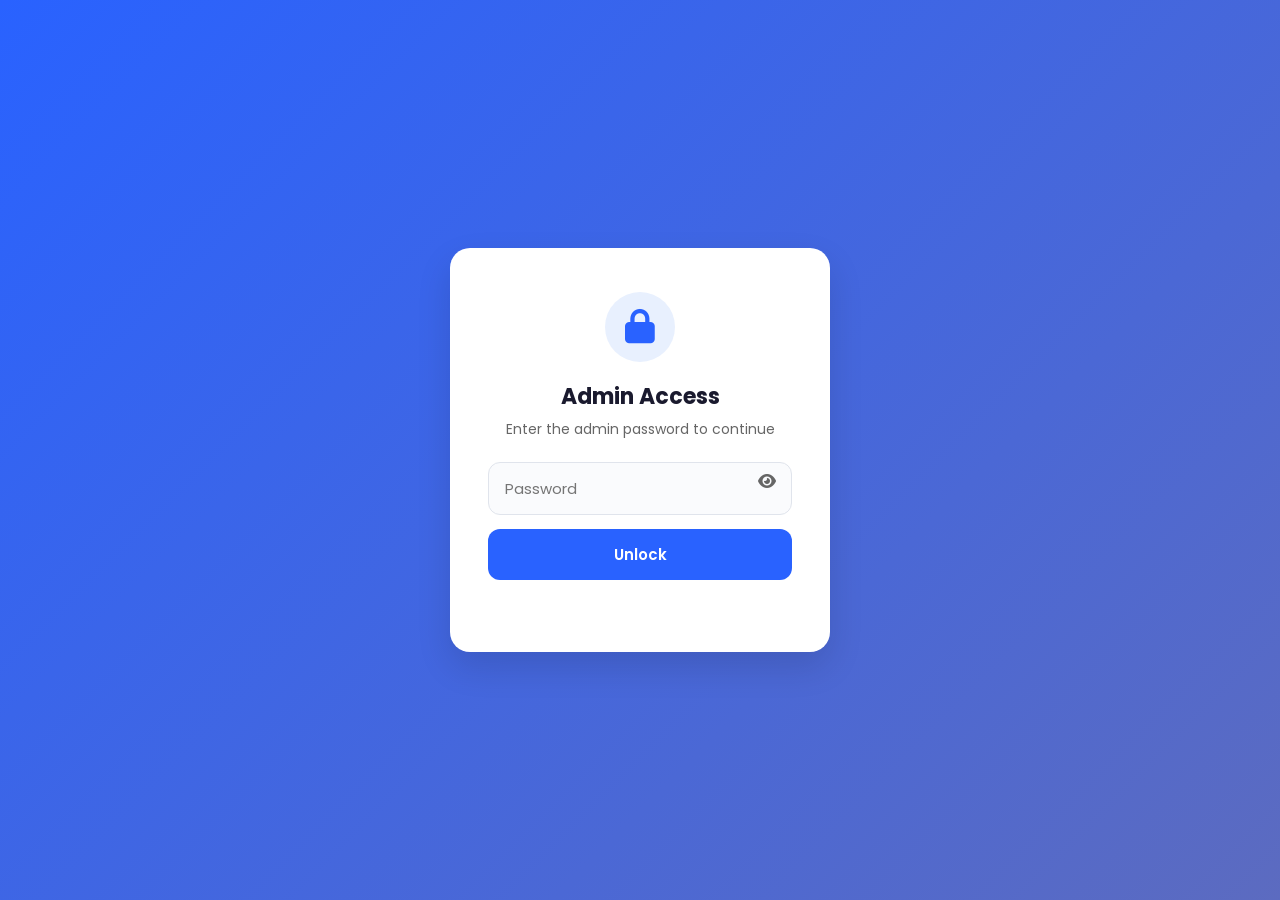
<file: src/main/resources/static/admin.html>
<!DOCTYPE html>
<html lang="en">

<head>

    <meta charset="UTF-8">

    <meta name="viewport"
          content="width=device-width, initial-scale=1.0">

    <title>Admin Dashboard | JobPortal</title>

    <link rel="stylesheet" href="style.css">

    <meta name="description" content="JobPortal admin dashboard — manage users and applications.">

    <link rel="icon" type="image/svg+xml" href="favicon.svg">

    <link rel="stylesheet"
          href="https://cdnjs.cloudflare.com/ajax/libs/font-awesome/6.5.2/css/all.min.css">

</head>

<body>


<div id="adminGate" class="admin-gate">

    <div class="admin-gate-box">

        <i class="fa-solid fa-lock"></i>

        <h2>Admin Access</h2>

        <p>Enter the admin password to continue</p>

        <div class="password-wrapper">

            <input type="password" id="adminPassword" placeholder="Password" onkeyup="if(event.key==='Enter') checkAdminPassword()">

            <i class="fa-solid fa-eye toggle-password"
               id="toggleAdminPasswordIcon"
               onclick="togglePassword('adminPassword','toggleAdminPasswordIcon')"></i>

        </div>

        <button onclick="checkAdminPassword()">Unlock</button>

        <div id="adminGateError" class="admin-gate-error"></div>

    </div>

</div>

<div id="adminContent" style="display:none;">

    <header class="navbar">

        <div class="logo">

            <i class="fa-solid fa-briefcase"></i>

            <span>JobPortal</span>

            <span class="admin-badge">Admin</span>

        </div>

        <nav>

            <a href="index.html">Home</a>

            <a href="#" onclick="adminLogout()"><i class="fa-solid fa-right-from-bracket"></i> Lock</a>

        </nav>

    </header>

    <section class="small-hero">

        <h1><i class="fa-solid fa-chart-line"></i> Admin Dashboard</h1>

        <p>Registered users and job applications, in one place</p>

    </section>

    <section class="dashboard admin-dashboard-grid">

        <div class="card">
            <h2 id="statUsers">0</h2>
            <p>Registered Users</p>
        </div>

        <div class="card">
            <h2 id="statApplications">0</h2>
            <p>Total Applications</p>
        </div>

        <div class="card">
            <h2 id="statJobs">0</h2>
            <p>Jobs Posted</p>
        </div>

        <div class="card">
            <h2 id="statCompanies">0</h2>
            <p>Companies</p>
        </div>

    </section>

    <section class="admin-section">

        <h2 class="section-title"><i class="fa-solid fa-users"></i> Registered Users</h2>

        <div class="admin-table-wrap">

            <table class="admin-table" id="usersTable">

                <thead>
                <tr>
                    <th>S.No</th>
                    <th>Name</th>
                    <th>Email</th>
                    <th>Role</th>
                </tr>
                </thead>

                <tbody id="usersBody">
                </tbody>

            </table>

        </div>

    </section>

    <section class="admin-section">

        <h2 class="section-title"><i class="fa-solid fa-file-signature"></i> All Applications</h2>

        <div class="admin-controls">

            <input type="text" id="adminSearch" placeholder="Search by name, email, job or company..." onkeyup="filterApplications()">

        </div>

        <div class="admin-table-wrap">

            <table class="admin-table" id="appsTable">

                <thead>
                <tr>
                    <th>Applicant</th>
                    <th>Email / Phone</th>
                    <th>Job Title</th>
                    <th>Company</th>
                    <th>Applied On</th>
                    <th>Status</th>
                    <th>Action</th>
                </tr>
                </thead>

                <tbody id="appsBody">
                </tbody>

            </table>

        </div>

    </section>
    <section class="admin-section">

        <h2 class="section-title"><i class="fa-solid fa-magnifying-glass"></i> Top Searched Keywords</h2>

        <div class="admin-table-wrap">

            <table class="admin-table" id="searchTable">

                <thead>
                <tr>
                    <th>Keyword</th>
                    <th>Times Searched</th>
                </tr>
                </thead>

                <tbody id="searchBody">
                </tbody>

            </table>

        </div>

    </section>
    <footer class="footer">

        <h3>
            <i class="fa-solid fa-briefcase"></i>
            © 2026 JobPortal
        </h3>

        <p class="footer-credit">
            Developed By <span>Kaviya</span>
        </p>

    </footer>

</div>

<script src="api.js"></script>
<script src="admin.js"></script>
<script src="chat.js"></script>
</body>

</html>
</file>
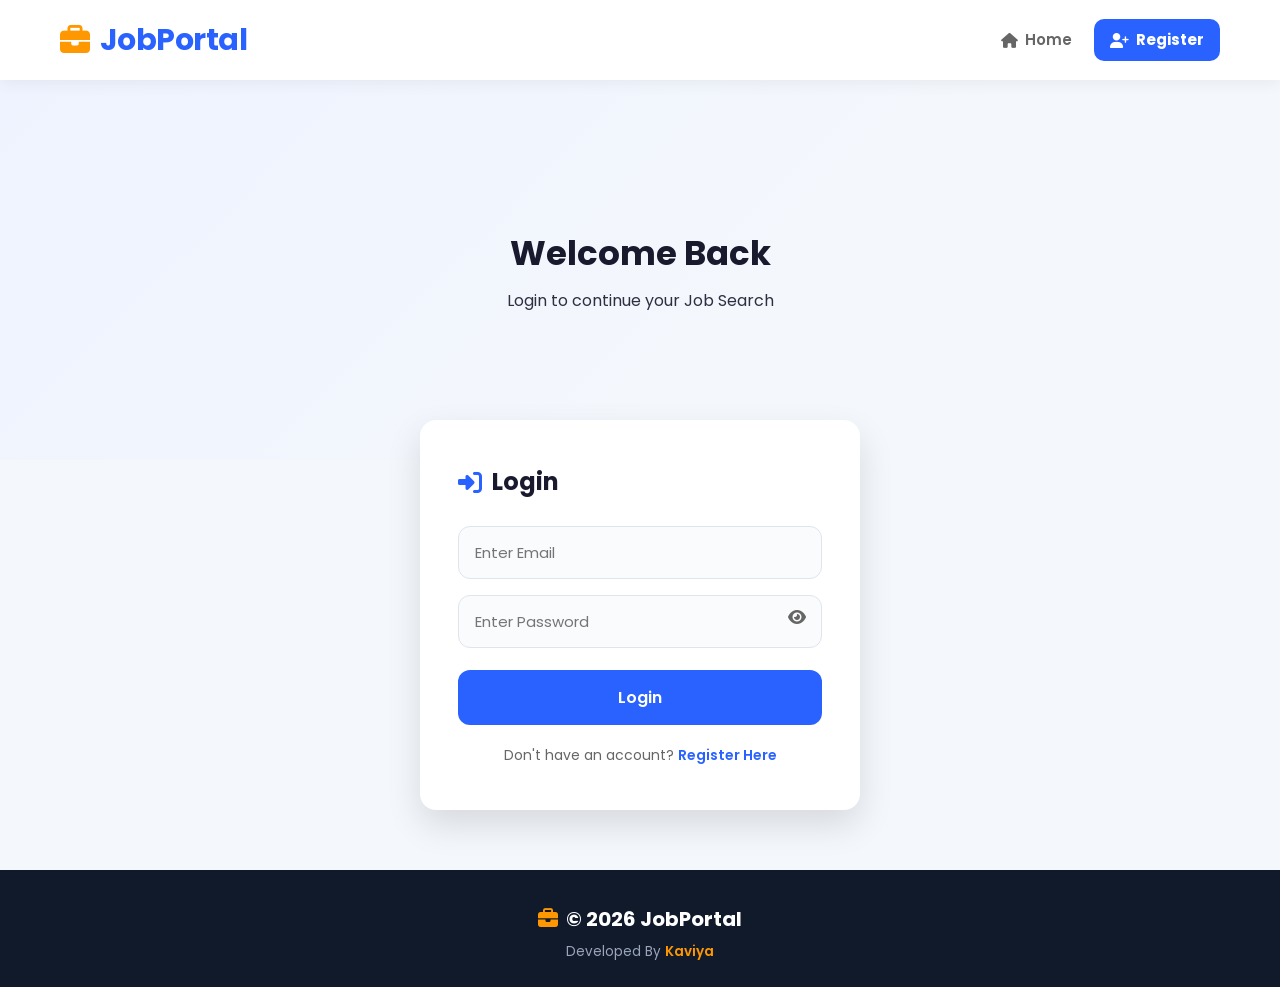
<file: src/main/resources/static/apply.html>
<!DOCTYPE html>
<html lang="en">

<head>

    <meta charset="UTF-8">

    <meta name="viewport"
          content="width=device-width, initial-scale=1.0">

    <title>Applied Jobs | JobPortal</title>

    <link rel="stylesheet" href="style.css">

    <link rel="stylesheet"
          href="https://cdnjs.cloudflare.com/ajax/libs/font-awesome/6.5.2/css/all.min.css">

</head>

<body>



<header class="navbar">

    <div class="logo">

        <i class="fa-solid fa-briefcase"></i>

        JobPortal

    </div>

    <nav>

        <a href="index.html">

            <i class="fa-solid fa-house"></i>

            Home

        </a>

        <a href="saved.html">

            <i class="fa-solid fa-bookmark"></i>

            Saved Jobs

        </a>

        <a href="apply.html">

            <i class="fa-solid fa-file-lines"></i>

            Applied Jobs

        </a>

        <a href="login.html">

            <i class="fa-solid fa-right-to-bracket"></i>

            Login

        </a>

        <a href="register.html">

            <i class="fa-solid fa-user-plus"></i>

            Register

        </a>

    </nav>

</header>



<section class="small-hero">

    <div>

        <h1>

            <i class="fa-solid fa-file-circle-check"></i>

            Applied Jobs

        </h1>

        <p>

            Track all your job applications in one place

        </p>

    </div>

</section>



<h2 class="section-title">

    <i class="fa-solid fa-paper-plane"></i>

    My Applications

</h2>



<section class="jobs-section">

    <div
            id="appliedJobs"
            class="applied-job-list">

    </div>

</section>



<footer class="footer">

    <h3>

        <i class="fa-solid fa-briefcase"></i>

        © 2026 JobPortal

    </h3>

    <p class="footer-credit">

        Developed By <span>Kaviya</span>

    </p>

    <div class="footer-contact">

        <a href="mailto:kaviyadharmaraj457@gmail.com">

            <i class="fa-solid fa-envelope"></i>

            kaviyadharmaraj457@gmail.com

        </a>

        <a href="tel:6369187219">

            <i class="fa-solid fa-phone"></i>

            +91 6369187219

        </a>

    </div>

</footer>

<script src="api.js"></script>

<script src="toast.js"></script>

<script src="company-logo.js"></script>

<script src="apply.js"></script>

<script src="chat.js"></script>
<script src="notifications.js"></script>
</body>

</html>
</file>
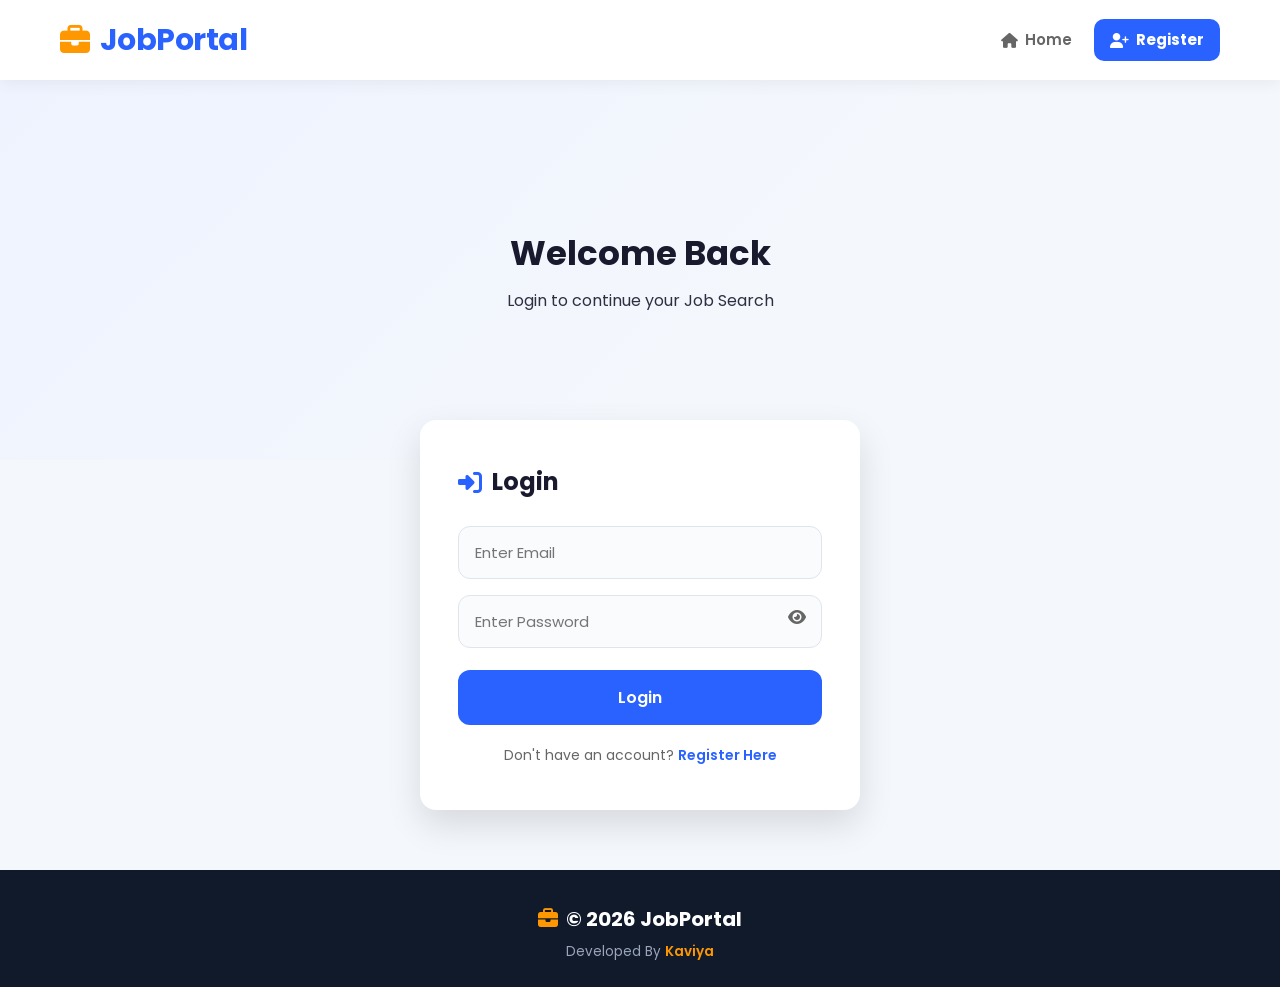
<file: src/main/resources/static/login.html>
<!DOCTYPE html>
<html lang="en">

<head>

    <meta charset="UTF-8">

    <meta name="viewport"
          content="width=device-width, initial-scale=1.0">

    <title>Login | JobPortal</title>

    <link rel="stylesheet" href="style.css">

    <link rel="stylesheet"
          href="https://cdnjs.cloudflare.com/ajax/libs/font-awesome/6.5.2/css/all.min.css">

</head>

<body>



<header class="navbar">

    <div class="logo">

        <i class="fa-solid fa-briefcase"></i>

        JobPortal

    </div>

    <nav>

        <a href="index.html">

            <i class="fa-solid fa-house"></i>

            Home

        </a>

        <a href="register.html">

            <i class="fa-solid fa-user-plus"></i>

            Register

        </a>

    </nav>

</header>



<section class="hero" style="height:220px;">

    <div class="hero-content">

        <h1>

            Welcome Back

        </h1>

        <p>

            Login to continue your Job Search

        </p>

    </div>

</section>

<div class="auth-container">

    <h2>

        <i class="fa-solid fa-right-to-bracket"></i>

        Login

    </h2>

    <input
            type="email"
            id="email"
            placeholder="Enter Email">

    <div class="password-wrapper">

        <input
                type="password"
                id="password"
                placeholder="Enter Password">

        <i class="fa-solid fa-eye toggle-password"
           id="togglePasswordIcon"
           onclick="togglePassword('password','togglePasswordIcon')"></i>

    </div>

    <button onclick="login()">

        Login

    </button>

    <div id="result"></div>

    <p>

        Don't have an account?

        <a href="register.html">

            Register Here

        </a>

    </p>

</div>

<footer class="footer">

    <h3>

        <i class="fa-solid fa-briefcase"></i>

        © 2026 JobPortal

    </h3>

    <p class="footer-credit">

        Developed By <span>Kaviya</span>

    </p>

</footer>

<script src="api.js"></script>

<script src="login.js"></script>

</body>

</html>
</file>
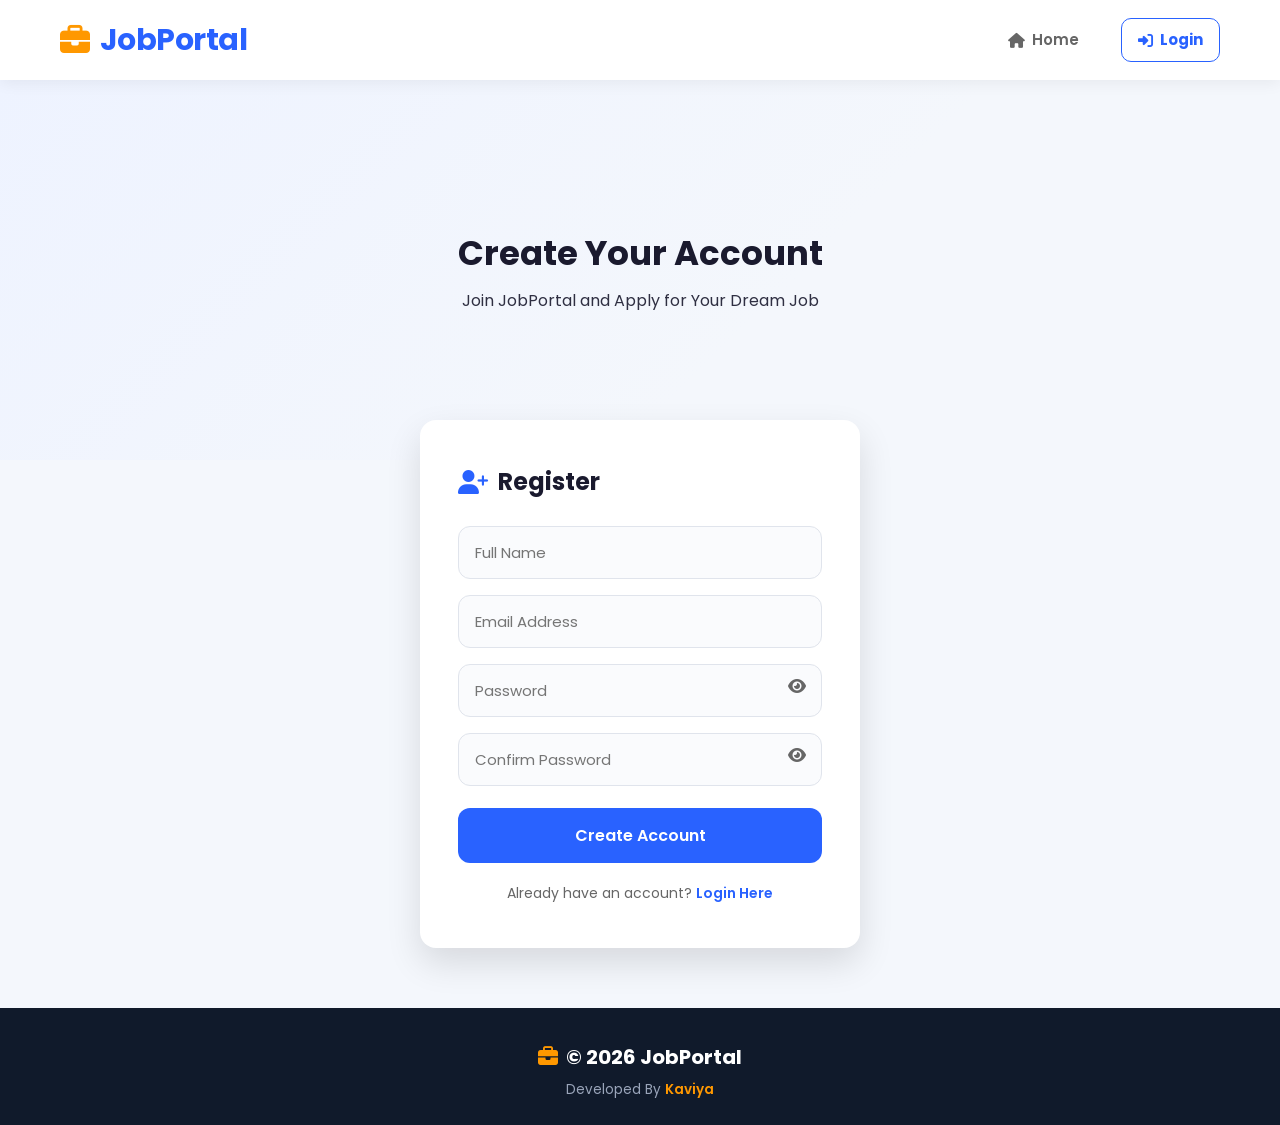
<file: src/main/resources/static/register.html>
<!DOCTYPE html>
<html lang="en">

<head>

    <meta charset="UTF-8">

    <meta name="viewport"
          content="width=device-width, initial-scale=1.0">

    <title>Register | JobPortal</title>

    <link rel="stylesheet" href="style.css">

    <meta name="description" content="Create a free JobPortal account to start applying for jobs and internships.">

    <link rel="icon" type="image/svg+xml" href="favicon.svg">

    <link rel="stylesheet"
          href="https://cdnjs.cloudflare.com/ajax/libs/font-awesome/6.5.2/css/all.min.css">

</head>

<body>



<header class="navbar">

    <div class="logo">

        <i class="fa-solid fa-briefcase"></i>

        JobPortal

    </div>

    <nav>

        <a href="index.html">

            <i class="fa-solid fa-house"></i>

            Home

        </a>

        <a href="login.html">

            <i class="fa-solid fa-right-to-bracket"></i>

            Login

        </a>

    </nav>

</header>



<section class="hero" style="height:220px;">

    <div class="hero-content">

        <h1>

            Create Your Account

        </h1>

        <p>

            Join JobPortal and Apply for Your Dream Job

        </p>

    </div>

</section>



<div class="auth-container">

    <h2>

        <i class="fa-solid fa-user-plus"></i>

        Register

    </h2>

    <input
            type="text"
            id="name"
            placeholder="Full Name">

    <input
            type="email"
            id="email"
            placeholder="Email Address">

    <div class="password-wrapper">

        <input
                type="password"
                id="password"
                placeholder="Password">

        <i class="fa-solid fa-eye toggle-password"
           id="togglePasswordIcon"
           onclick="togglePassword('password','togglePasswordIcon')"></i>

    </div>

    <div class="password-wrapper">

        <input
                type="password"
                id="confirmPassword"
                placeholder="Confirm Password">

        <i class="fa-solid fa-eye toggle-password"
           id="toggleConfirmPasswordIcon"
           onclick="togglePassword('confirmPassword','toggleConfirmPasswordIcon')"></i>

    </div>

    <button onclick="register()">

        Create Account

    </button>

    <div id="result"></div>

    <p>

        Already have an account?

        <a href="login.html">

            Login Here

        </a>

    </p>

</div>



<footer class="footer">

    <h3>

        <i class="fa-solid fa-briefcase"></i>

        © 2026 JobPortal

    </h3>

    <p class="footer-credit">

        Developed By <span>Kaviya</span>

    </p>

</footer>

<script src="api.js"></script>
<script src="register.js"></script>

</body>

</html>
</file>
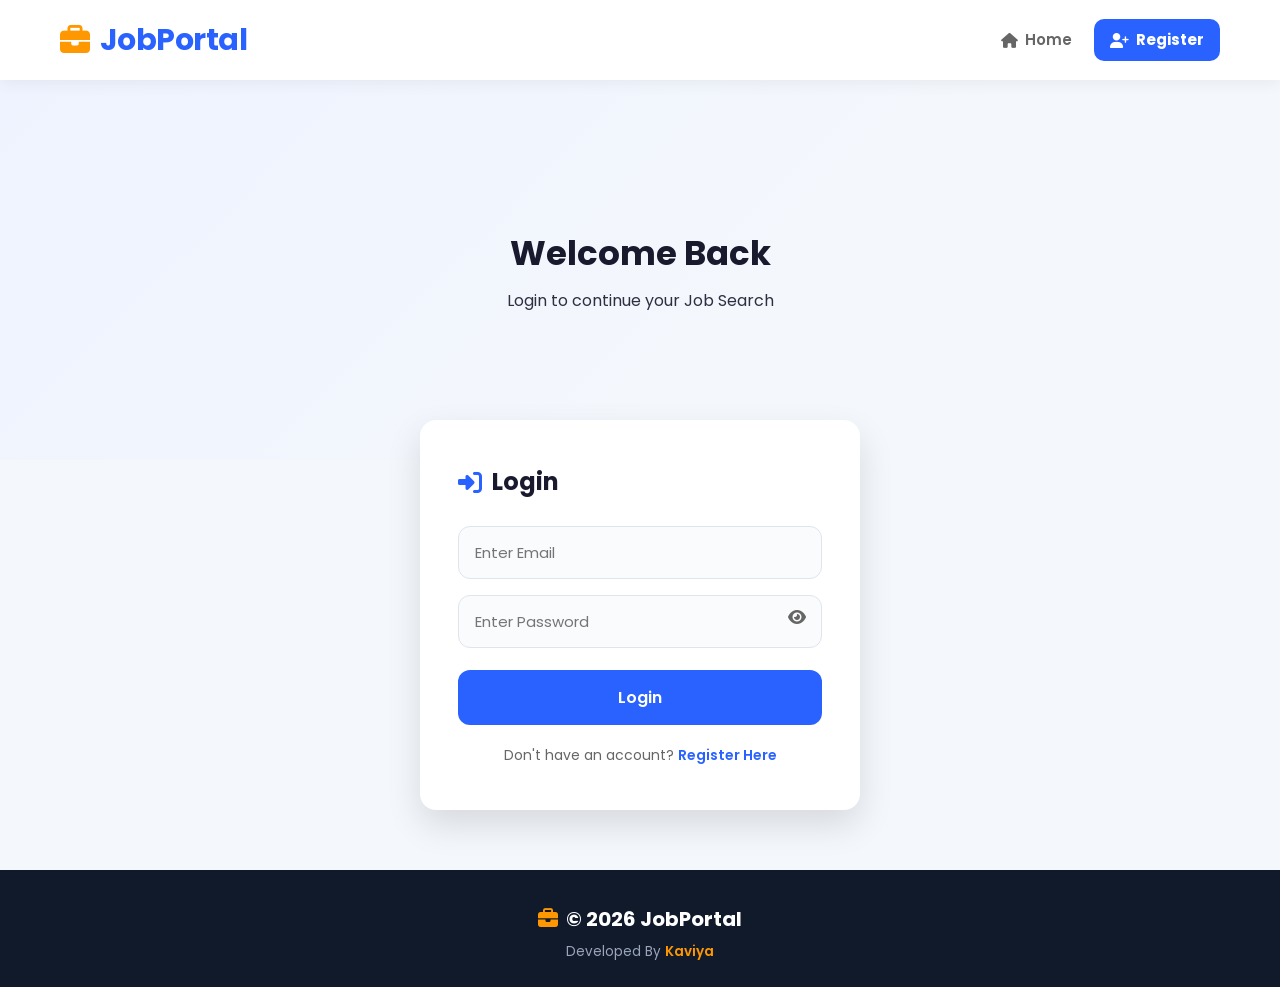
<file: src/main/resources/static/saved.html>
<!DOCTYPE html>
<html lang="en">

<head>

    <meta charset="UTF-8">

    <meta name="viewport"
          content="width=device-width, initial-scale=1.0">

    <title>Saved Jobs | JobPortal</title>

    <link rel="stylesheet" href="style.css">

    <link rel="stylesheet"
          href="https://cdnjs.cloudflare.com/ajax/libs/font-awesome/6.5.2/css/all.min.css">

</head>

<body>



<header class="navbar">

    <div class="logo">

        <i class="fa-solid fa-briefcase"></i>

        JobPortal

    </div>

    <nav>

        <a href="index.html">

            <i class="fa-solid fa-house"></i>

            Home

        </a>

        <a href="saved.html">

            <i class="fa-solid fa-bookmark"></i>

            Saved Jobs

        </a>

        <a href="apply.html">

            <i class="fa-solid fa-file-lines"></i>

            Applied Jobs

        </a>

        <a href="login.html">

            <i class="fa-solid fa-right-to-bracket"></i>

            Login

        </a>

        <a href="register.html">

            <i class="fa-solid fa-user-plus"></i>

            Register

        </a>

    </nav>

</header>



<section class="small-hero">

    <div>

        <h1>

            <i class="fa-solid fa-bookmark"></i>

            Saved Jobs

        </h1>

        <p>

            Your favourite jobs in one place

        </p>

    </div>

</section>



<h2 class="section-title">

    <i class="fa-solid fa-heart"></i>

    My Saved Jobs

</h2>


<section class="jobs-section">

    <div

            id="savedJobs"

            class="job-container">

    </div>

</section>


<footer class="footer">

    <h3>

        <i class="fa-solid fa-briefcase"></i>

        © 2026 JobPortal

    </h3>

    <p class="footer-credit">

        Developed By <span>Kaviya</span>

    </p>

    <div class="footer-contact">

        <a href="mailto:kaviyadharmaraj457@gmail.com">

            <i class="fa-solid fa-envelope"></i>

            kaviyadharmaraj457@gmail.com

        </a>

        <a href="tel:6369187219">

            <i class="fa-solid fa-phone"></i>

            +91 6369187219

        </a>

    </div>

</footer>

<script src="api.js"></script>

<script src="toast.js"></script>

<script src="company-logo.js"></script>

<script src="saved.js"></script>
<script src="notifications.js"></script>
</body>

</html>
</file>
<file: src/main/resources/static/style.css>
@import url('https://fonts.googleapis.com/css2?family=Poppins:wght@300;400;500;600;700;800&display=swap');

:root{
    --primary:#2962ff;
    --primary-dark:#0039cb;
    --primary-light:#e8f0fe;
    --accent:#ff9800;
    --success:#1b8d3d;
    --success-bg:#e8f8ec;
    --danger:#d62828;
    --danger-bg:#ffe9e9;
    --warning:#b8860b;
    --warning-bg:#fff6e0;
    --text-dark:#1a1a2e;
    --text-muted:#666;
    --bg:#f4f7fc;
    --card-radius:16px;
    --shadow-sm:0 3px 15px rgba(0,0,0,.06);
    --shadow-md:0 8px 25px rgba(0,0,0,.08);
    --shadow-lg:0 15px 35px rgba(0,0,0,.12);
}

*{
    margin:0;
    padding:0;
    box-sizing:border-box;
    font-family:'Poppins',sans-serif;
}

html{ scroll-behavior:smooth; }

body{
    background:var(--bg);
    color:var(--text-dark);
    line-height:1.5;
}

a{ text-decoration:none; color:inherit; }
img{ max-width:100%; display:block; }
button{ font-family:inherit; cursor:pointer; }

.navbar{
    width:100%;
    min-height:80px;
    background:#ffffff;
    display:flex;
    justify-content:space-between;
    align-items:center;
    padding:0 60px;
    box-shadow:var(--shadow-sm);
    position:sticky;
    top:0;
    z-index:1000;
}

.logo{
    font-size:30px;
    font-weight:700;
    color:var(--primary);
    display:flex;
    align-items:center;
    letter-spacing:-.5px;
}

.logo i{
    color:var(--accent);
    margin-right:10px;
}

.navbar nav{
    display:flex;
    align-items:center;
    gap:6px;
}

.navbar ul{
    display:flex;
    list-style:none;
    gap:10px;
    align-items:center;
}

.navbar nav > a#loginLink,
.navbar nav > a[href="login.html"]{
    margin-left:20px;
}

.navbar nav > a,
.navbar ul li a{
    display:inline-flex;
    align-items:center;
    gap:7px;
    text-decoration:none;
    color:var(--text-muted);
    font-weight:600;
    font-size:15px;
    padding:10px 16px;
    border-radius:10px;
    transition:.25s;
}

.navbar nav > a:hover,
.navbar ul li a:hover{
    color:var(--primary);
    background:var(--primary-light);
}

.navbar nav > a#loginLink,
.navbar nav > a[href="login.html"]{
    font-weight:700;
    color:var(--primary);
    border:1.5px solid var(--primary);
}
.navbar nav > a#loginLink:hover,
.navbar nav > a[href="login.html"]:hover{
    background:var(--primary-light);
}

.navbar nav > a#registerLink,
.navbar nav > a[href="register.html"]{
    background:var(--primary);
    color:#fff;
    font-weight:700;
}
.navbar nav > a#registerLink:hover,
.navbar nav > a[href="register.html"]:hover{
    background:var(--primary-dark);
    color:#fff;
}

#logoutLink{ display:none; }

.hero{
    width:100%;
    min-height:380px;
    background:linear-gradient(135deg,#eef3ff 0%,#f4f7fc 60%);
    display:flex;
    align-items:center;
    justify-content:center;
    text-align:center;
    padding:75px 30px;
    overflow:hidden;
    position:relative;
}

.hero-left{
    flex:1;
    max-width:640px;
    margin:0 auto;
    z-index:2;
    animation:fadeUp .8s ease;
    display:flex;
    flex-direction:column;
    align-items:center;
}

.hero-left h1{
    font-size:48px;
    font-weight:800;
    color:var(--text-dark);
    line-height:1.2;
    margin-bottom:18px;
}

.hero-left p{
    font-size:17px;
    color:var(--text-muted);
    margin-bottom:34px;
}

.search-box{
    display:flex;
    background:#fff;
    border-radius:14px;
    box-shadow:var(--shadow-md);
    padding:6px;
    width:100%;
    max-width:560px;
    margin:0 auto;
}

.search-box input{
    flex:1;
    border:none;
    outline:none;
    padding:14px 18px;
    font-size:15px;
    background:transparent;
    border-radius:10px;
}

.search-box button{
    background:var(--primary);
    color:#fff;
    border:none;
    padding:14px 28px;
    border-radius:10px;
    font-weight:600;
    font-size:15px;
    transition:.25s;
}

.search-box button:hover{
    background:var(--primary-dark);
}

.hero.small,
.small-hero,
.apply-header{
    width:100%;
    background:linear-gradient(135deg,var(--primary),#5c6bc0);
    color:#fff;
    text-align:center;
    padding:55px 30px;
}

.hero .hero-content h1,
.small-hero h1{
    font-size:34px;
    font-weight:700;
    margin-bottom:10px;
    display:flex;
    align-items:center;
    justify-content:center;
    gap:12px;
}

.hero .hero-content p,
.small-hero p{
    font-size:16px;
    opacity:.9;
}

.apply-header h1{ font-size:42px; margin-bottom:15px; }
.apply-header p{ font-size:18px; opacity:.9; }

.dashboard{
    width:90%;
    max-width:1100px;
    margin:-40px auto 50px;
    display:grid;
    grid-template-columns:repeat(3,1fr);
    gap:25px;
    position:relative;
    z-index:5;
}

.dashboard .card{
    background:#fff;
    border-radius:var(--card-radius);
    padding:30px;
    text-align:center;
    box-shadow:var(--shadow-md);
    transition:.3s;
}

.dashboard .card:hover{
    transform:translateY(-6px);
    box-shadow:var(--shadow-lg);
}

.dashboard .card h2{
    font-size:36px;
    color:var(--primary);
    font-weight:800;
    margin-bottom:6px;
}

.dashboard .card p{
    color:var(--text-muted);
    font-weight:500;
    letter-spacing:.3px;
}

.title{
    text-align:center;
    font-size:30px;
    font-weight:700;
    color:var(--text-dark);
    margin:60px 0 35px;
    position:relative;
}

.title::after{
    content:"";
    display:block;
    width:60px;
    height:4px;
    background:var(--accent);
    border-radius:4px;
    margin:12px auto 0;
}

.section-title{
    font-size:22px;
    font-weight:600;
    color:var(--primary);
    margin:35px auto 20px;
    display:flex;
    align-items:center;
    gap:10px;
    width:90%;
    max-width:1100px;
}

.section-title i{ color:var(--accent); }

.job-filters{
    display:flex;
    justify-content:center;
    flex-wrap:wrap;
    gap:14px;
    margin:-15px auto 35px;
}

.filter-btn{
    background:#fff;
    border:1.5px solid #dfe4ee;
    color:var(--text-muted);
    padding:10px 24px;
    border-radius:30px;
    font-weight:600;
    font-size:14px;
    transition:.25s;
}

.filter-btn:hover{
    border-color:var(--primary);
    color:var(--primary);
}

.filter-btn.active{
    background:var(--primary);
    border-color:var(--primary);
    color:#fff;
    box-shadow:0 4px 12px rgba(41,98,255,.25);
}

.jobs-section{
    width:100%;
    padding:0 0 40px;
}

.job-container,
.company-container{
    width:90%;
    max-width:1100px;
    margin:0 auto 50px;
    display:grid;
    grid-template-columns:repeat(auto-fill,minmax(310px,1fr));
    gap:26px;
}

.job-card{
    background:#fff;
    border-radius:var(--card-radius);
    padding:26px;
    box-shadow:var(--shadow-md);
    position:relative;
    transition:.3s;
    animation:fadeUp .5s ease;
}

.job-card:hover{
    transform:translateY(-6px);
    box-shadow:var(--shadow-lg);
}

#appliedJobs.job-container{
    grid-template-columns:1fr;
    max-width:720px;
    margin:0 auto 50px;
}

.job-header{
    display:flex;
    align-items:center;
    gap:16px;
    margin-bottom:18px;
    padding-bottom:16px;
    border-bottom:1px solid #eef1f6;
}

.job-header .company-logo,
img.company-logo{
    width:56px;
    height:56px;
    min-width:56px;
    object-fit:contain;
    border-radius:12px;
    border:1px solid #e6e9f0;
    padding:6px;
    background:#fff;
}

.job-header .company-logo img{
    width:100%;
    height:100%;
    object-fit:contain;
}

.job-header h3{
    font-size:17px;
    font-weight:600;
    color:var(--text-dark);
    margin-bottom:3px;
}

.job-header h4{
    font-size:13.5px;
    font-weight:500;
    color:var(--text-muted);
}

.job-details p{
    display:flex;
    align-items:center;
    gap:10px;
    font-size:14px;
    color:#444;
    margin-bottom:10px;
}

.job-details i{
    width:18px;
    color:var(--primary);
    text-align:center;
}

.job-buttons{
    display:flex;
    gap:12px;
    margin-top:18px;
}

.job-buttons button{
    flex:1;
    border:none;
    padding:12px 14px;
    border-radius:10px;
    font-size:14px;
    font-weight:600;
    display:flex;
    align-items:center;
    justify-content:center;
    gap:8px;
    transition:.25s;
}

.save-btn{
    background:var(--primary-light);
    color:var(--primary);
}

.save-btn:hover{
    background:#d6e3ff;
}

.apply-btn,
.view-btn{
    background:var(--primary);
    color:#fff;
}

.apply-btn:hover,
.view-btn:hover{
    background:var(--primary-dark);
    transform:translateY(-2px);
}

.status{
    position:absolute;
    top:22px;
    right:22px;
    font-size:11.5px;
    font-weight:700;
    letter-spacing:.4px;
    text-transform:uppercase;
    padding:6px 14px;
    border-radius:20px;
}

.status.pending{ background:var(--warning-bg); color:var(--warning); }
.status.approved{ background:var(--success-bg); color:var(--success); }
.status.rejected{ background:var(--danger-bg); color:var(--danger); }

.applied-job-list{
    width:90%;
    max-width:820px;
    margin:0 auto 50px;
    display:flex;
    flex-direction:column;
    gap:26px;
}

.applied-job-list .job-card{
    width:100%;
}

.applied-job-list .job-buttons{
    max-width:100%;
    flex-wrap:wrap;
}

.applicant-details{
    max-height:0;
    overflow:hidden;
    opacity:0;
    transition:max-height .35s ease, opacity .3s ease, margin .3s ease;
    background:#f7f9fd;
    border-radius:12px;
    margin-top:0;
}

.applicant-details.open{
    max-height:1400px;
    opacity:1;
    margin-top:16px;
    padding:24px;
    border:1px solid #e6ebf5;
}

.applicant-details-title{
    font-size:15px;
    font-weight:700;
    color:var(--primary);
    display:flex;
    align-items:center;
    gap:8px;
    margin-bottom:18px;
    padding-bottom:12px;
    border-bottom:1px solid #e6ebf5;
}

.applicant-grid{
    display:grid;
    grid-template-columns:1fr 1fr;
    gap:16px 28px;
    margin-bottom:18px;
}

.applicant-grid div{
    font-size:15px;
    color:var(--text-dark);
    line-height:1.5;
    word-break:break-word;
}

.applicant-grid div.full-span{
    grid-column:1/-1;
}

.applicant-grid span{
    display:block;
    font-size:11.5px;
    text-transform:uppercase;
    letter-spacing:.5px;
    color:var(--text-muted);
    font-weight:700;
    margin-bottom:5px;
}

.applicant-links{
    display:flex;
    flex-wrap:wrap;
    gap:10px;
    padding-top:16px;
    border-top:1px dashed #dde3f0;
}

.applicant-links a{
    display:inline-flex;
    align-items:center;
    gap:7px;
    background:#fff;
    border:1px solid #dfe4ee;
    color:var(--primary);
    font-size:13.5px;
    font-weight:600;
    padding:9px 16px;
    border-radius:20px;
    transition:.2s;
}

.applicant-links a:hover{
    background:var(--primary);
    color:#fff;
    border-color:var(--primary);
}

.no-data,
.error-box{
    grid-column:1/-1;
    text-align:center;
    background:#fff;
    border-radius:var(--card-radius);
    padding:60px 30px;
    box-shadow:var(--shadow-sm);
    color:var(--text-muted);
}

.no-data i{
    font-size:46px;
    color:#c9d3e6;
    margin-bottom:16px;
}

.no-data h2{
    font-size:20px;
    color:var(--text-dark);
    margin-bottom:8px;
}

.error-box{
    color:var(--danger);
    background:var(--danger-bg);
    font-weight:600;
}

.company-box{
    background:#fff;
    border-radius:var(--card-radius);
    padding:30px 24px;
    text-align:center;
    box-shadow:var(--shadow-md);
    transition:.3s;
}

.company-box:hover{
    transform:translateY(-6px);
    box-shadow:var(--shadow-lg);
}

.company-box img{
    width:72px;
    height:72px;
    object-fit:contain;
    margin:0 auto 16px;
    border-radius:14px;
    border:1px solid #e6e9f0;
    padding:8px;
}

.company-box h3{
    font-size:17px;
    font-weight:600;
    margin-bottom:8px;
}

.company-box p{
    font-size:13.5px;
    color:var(--text-muted);
    margin-bottom:4px;
}

.company-box button{
    margin-top:16px;
    background:var(--primary-light);
    color:var(--primary);
    border:none;
    padding:10px 22px;
    border-radius:10px;
    font-weight:600;
    font-size:13.5px;
    transition:.25s;
}

.company-box button:hover{
    background:var(--primary);
    color:#fff;
}

.features{
    width:90%;
    max-width:1100px;
    margin:20px auto 70px;
    display:grid;
    grid-template-columns:repeat(3,1fr);
    gap:26px;
}

.feature-card{
    background:#fff;
    border-radius:var(--card-radius);
    padding:36px 26px;
    text-align:center;
    box-shadow:var(--shadow-sm);
    transition:.3s;
}

.feature-card:hover{
    transform:translateY(-6px);
    box-shadow:var(--shadow-lg);
}

.feature-card i{
    font-size:30px;
    color:var(--primary);
    background:var(--primary-light);
    width:66px;
    height:66px;
    line-height:66px;
    border-radius:50%;
    margin:0 auto 18px;
}

.feature-card h3{
    font-size:18px;
    margin-bottom:10px;
}

.feature-card p{
    font-size:14px;
    color:var(--text-muted);
}

.auth-container{
    max-width:440px;
    margin:-40px auto 60px;
    background:#fff;
    border-radius:var(--card-radius);
    padding:44px 38px;
    box-shadow:var(--shadow-lg);
    position:relative;
    z-index:5;
    animation:fadeUp .6s ease;
}

.auth-container h2{
    font-size:24px;
    font-weight:700;
    color:var(--text-dark);
    margin-bottom:26px;
    display:flex;
    align-items:center;
    gap:10px;
}

.auth-container h2 i{ color:var(--primary); }

.auth-container input{
    width:100%;
    padding:14px 16px;
    margin-bottom:16px;
    border:1px solid #e0e4ec;
    border-radius:12px;
    font-size:15px;
    background:#fafbfd;
    outline:none;
    transition:.25s;
}

.auth-container input:focus{
    border-color:var(--primary);
    background:#fff;
    box-shadow:0 0 0 4px var(--primary-light);
}

.password-wrapper{
    position:relative;
}

.password-wrapper input{
    padding-right:46px;
}

.toggle-password{
    position:absolute;
    right:16px;
    top:22px;
    transform:translateY(-50%);
    color:var(--text-muted);
    cursor:pointer;
    font-size:16px;
    transition:.2s;
}

.toggle-password:hover{
    color:var(--primary);
}

.auth-container button{
    width:100%;
    padding:15px;
    background:var(--primary);
    color:#fff;
    border:none;
    border-radius:12px;
    font-size:16px;
    font-weight:600;
    margin-top:6px;
    transition:.25s;
}

.auth-container button:hover{
    background:var(--primary-dark);
    transform:translateY(-2px);
}

.auth-container p{
    text-align:center;
    margin-top:20px;
    font-size:14px;
    color:var(--text-muted);
}

.auth-container p a{
    color:var(--primary);
    font-weight:600;
}

.auth-container p a:hover{ text-decoration:underline; }

.apply-container{
    width:90%;
    max-width:1200px;
    margin:40px auto;
    display:grid;
    grid-template-columns:330px 1fr;
    gap:35px;
}

.company-card{
    background:#fff;
    border-radius:18px;
    padding:30px;
    box-shadow:var(--shadow-md);
    height:fit-content;
    text-align:center;
    transition:.4s;
}

.company-card:hover{
    transform:translateY(-5px);
    box-shadow:var(--shadow-lg);
}

.company-card .company-logo{
    width:120px;
    height:120px;
    object-fit:contain;
    border-radius:18px;
    border:1px solid #ddd;
    padding:10px;
    background:#fff;
    margin:auto;
    display:block;
    transition:.4s;
}

.company-card .company-logo:hover{ transform:scale(1.06); }

.company-card h2{
    margin-top:20px;
    color:var(--primary);
    font-size:26px;
}

.company-card h3{
    color:var(--text-muted);
    margin:8px 0 20px;
    font-weight:500;
}

.company-info{ text-align:left; }

.company-info p{
    margin:14px 0;
    font-size:15px;
    color:#444;
    display:flex;
    align-items:center;
    gap:10px;
}

.company-info i{ width:22px; color:var(--primary); }

.form-card{
    background:#fff;
    border-radius:20px;
    padding:40px;
    box-shadow:var(--shadow-md);
    transition:.4s;
}

.form-card:hover{ box-shadow:var(--shadow-lg); }

.form-card h2{
    color:var(--primary);
    margin-bottom:8px;
    display:flex;
    align-items:center;
    gap:10px;
}

.form-card > p{
    color:var(--text-muted);
    margin-bottom:15px;
}

.form-grid{
    display:grid;
    grid-template-columns:1fr 1fr;
    gap:22px;
}

.full-width{ grid-column:1/span 2; }

.input-group{ display:flex; flex-direction:column; }

.input-group label{
    font-size:14px;
    font-weight:600;
    margin-bottom:7px;
    color:#444;
}

.input-group input,
.input-group textarea{
    width:100%;
    padding:13px 14px;
    border:1px solid #dfe2e8;
    border-radius:12px;
    font-size:14.5px;
    outline:none;
    transition:.25s;
    background:#fafbfd;
}

.input-group textarea{ resize:none; }

.input-group input:hover,
.input-group input:focus,
.input-group textarea:hover,
.input-group textarea:focus{
    border-color:var(--primary);
    background:#fff;
    box-shadow:0 0 0 4px var(--primary-light);
}

.upload-box{
    border:2px dashed #c7d2e8;
    border-radius:16px;
    text-align:center;
    padding:38px 20px;
    margin-top:8px;
    background:#fafbfd;
    transition:.25s;
}

.upload-box:hover{
    border-color:var(--primary);
    background:var(--primary-light);
}

.upload-icon{
    font-size:34px;
    color:var(--primary);
    margin-bottom:12px;
}

.upload-box h3{
    font-size:16px;
    margin-bottom:6px;
    color:var(--text-dark);
}

.upload-box p{
    font-size:13px;
    color:var(--text-muted);
    margin-bottom:16px;
}

.upload-box input[type="file"]{
    margin:0 auto;
    font-size:13.5px;
}

.checkbox-box{
    display:flex;
    align-items:flex-start;
    gap:10px;
    margin:24px 0;
    font-size:14px;
    color:#444;
}

.checkbox-box input{
    margin-top:3px;
    width:16px;
    height:16px;
    accent-color:var(--primary);
}

.submit-btn{
    width:100%;
    padding:16px;
    background:linear-gradient(135deg,var(--primary),#5c6bc0);
    color:#fff;
    border:none;
    border-radius:12px;
    font-size:17px;
    font-weight:600;
    transition:.3s;
}

.submit-btn:hover{
    transform:translateY(-2px);
    box-shadow:0 8px 20px rgba(41,98,255,.3);
}

.submit-btn:active{ transform:scale(.98); }
.submit-btn i{ margin-right:10px; }

#result{
    margin-top:18px;
    text-align:center;
    font-size:15.5px;
    font-weight:600;
}

.success-box{
    margin-top:16px;
    padding:14px;
    border-radius:12px;
    background:var(--success-bg);
    color:var(--success);
    border:1px solid #7ddf97;
    font-weight:600;
}

.error-box{
    margin-top:16px;
    padding:14px;
    border-radius:12px;
    background:var(--danger-bg);
    color:var(--danger);
    border:1px solid #ff9d9d;
    font-weight:600;
}

.footer{
    margin-top:40px;
    background:#101a2b;
    color:#c8d1e0;
    text-align:center;
    padding:34px 20px 22px;
}

.footer h3{
    color:#fff;
    font-size:20px;
    margin-bottom:8px;
    display:flex;
    align-items:center;
    justify-content:center;
    gap:8px;
}

.footer h3 i{ color:var(--accent); }

.footer p{
    font-size:13.5px;
    margin:3px 0;
    color:#9aa5ba;
}

.footer-credit{
    font-size:14px;
    margin-bottom:18px;
}

.footer-credit span{
    color:var(--accent);
    font-weight:600;
}

.footer-contact{
    display:flex;
    justify-content:center;
    flex-wrap:wrap;
    gap:14px;
    margin-bottom:8px;
}

.footer-contact a{
    display:inline-flex;
    align-items:center;
    gap:8px;
    background:rgba(255,255,255,.06);
    color:#c8d1e0;
    font-size:13.5px;
    padding:9px 18px;
    border-radius:30px;
    transition:.25s;
}

.footer-contact a i{
    color:var(--primary);
    background:rgba(41,98,255,.15);
    width:26px;
    height:26px;
    line-height:26px;
    border-radius:50%;
    text-align:center;
    font-size:12px;
}

.footer-contact a:hover{
    background:var(--primary);
    color:#fff;
    transform:translateY(-2px);
}

.footer-contact a:hover i{
    background:rgba(255,255,255,.2);
    color:#fff;
}

.footer-bottom{
    font-size:13.5px;
    color:#9aa5ba;
    padding-top:6px;
}

@media(max-width:992px){

    .apply-container{ grid-template-columns:1fr; }
    .form-grid{ grid-template-columns:1fr; }
    .full-width{ grid-column:auto; }

    .navbar{
        padding:16px 20px;
        flex-direction:column;
        gap:12px;
    }

    .navbar ul{ flex-wrap:wrap; justify-content:center; }

    .hero{
        flex-direction:column;
        text-align:center;
        padding:50px 24px;
    }

    .hero-left{ max-width:100%; }
    .search-box{ margin:0 auto; }

    .dashboard{ grid-template-columns:1fr; }
    .features{ grid-template-columns:1fr; }
}

@media(max-width:600px){
    .hero-left h1{ font-size:32px; }
    .title{ font-size:24px; }
    .auth-container{ margin:-25px 16px 40px; padding:32px 24px; }
}

#toast-container{
    position:fixed;
    top:24px;
    right:24px;
    z-index:99999;
    display:flex;
    flex-direction:column;
    gap:12px;
}

.toast{
    display:flex;
    align-items:center;
    gap:12px;
    min-width:260px;
    max-width:360px;
    background:#fff;
    padding:16px 20px;
    border-radius:12px;
    box-shadow:var(--shadow-lg);
    font-size:14.5px;
    font-weight:600;
    color:var(--text-dark);
    border-left:5px solid var(--success);
    opacity:0;
    transform:translateX(30px);
    transition:opacity .3s ease, transform .3s ease;
}

.toast.show{
    opacity:1;
    transform:translateX(0);
}

.toast i{
    font-size:20px;
}

.toast-success{ border-left-color:var(--success); }
.toast-success i{ color:var(--success); }

.toast-error{ border-left-color:var(--danger); }
.toast-error i{ color:var(--danger); }

.toast-info{ border-left-color:var(--primary); }
.toast-info i{ color:var(--primary); }

.confirm-overlay{
    position:fixed;
    inset:0;
    background:rgba(15,23,42,.55);
    display:flex;
    align-items:center;
    justify-content:center;
    z-index:99998;
    opacity:0;
    transition:opacity .2s ease;
}

.confirm-overlay.show{
    opacity:1;
}

.confirm-box{
    background:#fff;
    border-radius:16px;
    padding:30px;
    width:90%;
    max-width:380px;
    text-align:center;
    box-shadow:var(--shadow-lg);
    transform:scale(.9);
    transition:transform .2s ease;
}

.confirm-overlay.show .confirm-box{
    transform:scale(1);
}

.confirm-box h3{
    font-size:18px;
    color:var(--text-dark);
    margin-bottom:10px;
}

.confirm-box p{
    font-size:14.5px;
    color:var(--text-muted);
    margin-bottom:24px;
}

.confirm-actions{
    display:flex;
    gap:12px;
}

.confirm-actions button{
    flex:1;
    padding:12px;
    border-radius:10px;
    border:none;
    font-weight:600;
    font-size:14px;
    cursor:pointer;
    transition:.2s;
}

.confirm-cancel{
    background:var(--primary-light);
    color:var(--primary);
}

.confirm-cancel:hover{
    background:#d6e3ff;
}

.confirm-ok{
    background:var(--danger);
    color:#fff;
}

.confirm-ok:hover{
    background:#b71c1c;
}

.admin-badge{
    background:var(--accent);
    color:#fff;
    font-size:11px;
    font-weight:700;
    text-transform:uppercase;
    letter-spacing:.5px;
    padding:4px 10px;
    border-radius:20px;
    margin-left:10px;
}

.admin-section{
    width:90%;
    max-width:1100px;
    margin:40px auto;
}

.admin-controls{
    margin-bottom:16px;
}

.admin-controls input{
    width:100%;
    max-width:420px;
    padding:12px 16px;
    border:1px solid #e0e4ec;
    border-radius:12px;
    font-size:14px;
    outline:none;
    background:#fafbfd;
    transition:.2s;
}

.admin-controls input:focus{
    border-color:var(--primary);
    background:#fff;
    box-shadow:0 0 0 4px var(--primary-light);
}

.admin-table-wrap{
    background:#fff;
    border-radius:var(--card-radius);
    box-shadow:var(--shadow-md);
    overflow-x:auto;
}

.admin-table{
    width:100%;
    border-collapse:collapse;
    min-width:640px;
}

.admin-table thead{
    background:var(--primary-light);
}

.admin-table th{
    text-align:left;
    padding:14px 18px;
    font-size:12.5px;
    text-transform:uppercase;
    letter-spacing:.4px;
    color:var(--primary);
    font-weight:700;
    white-space:nowrap;
}

.admin-table td{
    padding:14px 18px;
    font-size:13.5px;
    color:var(--text-dark);
    border-top:1px solid #eef1f6;
    vertical-align:middle;
}

.admin-table tbody tr:hover{
    background:#f9fbff;
}

.admin-muted{
    color:var(--text-muted);
    font-size:12px;
}

.admin-empty{
    text-align:center;
    color:var(--text-muted);
    padding:30px !important;
}

.role-badge{
    background:var(--primary-light);
    color:var(--primary);
    font-size:11px;
    font-weight:700;
    padding:4px 10px;
    border-radius:20px;
    text-transform:uppercase;
}

@keyframes fadeUp{
    from{ opacity:0; transform:translateY(40px); }
    to{ opacity:1; transform:translateY(0); }
}

.company-card,
.form-card,
.auth-container{
    animation:fadeUp .7s ease;
}

::-webkit-scrollbar{ width:10px; }
::-webkit-scrollbar-track{ background:#f1f1f1; }
::-webkit-scrollbar-thumb{ background:var(--primary); border-radius:20px; }
::-webkit-scrollbar-thumb:hover{ background:var(--primary-dark); }

::selection{ background:var(--primary); color:#fff; }

.admin-nav-link{
    color:#8e44ad !important;
    font-size:13px !important;
}
.admin-nav-link:hover{
    background:#f3e8fb !important;
    color:#8e44ad !important;
}

.admin-dashboard-grid{
    grid-template-columns:repeat(4,1fr);
}
@media(max-width:992px){
    .admin-dashboard-grid{
        grid-template-columns:repeat(2,1fr);
    }
}

.admin-gate{
    position:fixed;
    inset:0;
    background:linear-gradient(135deg,var(--primary),#5c6bc0);
    display:flex;
    align-items:center;
    justify-content:center;
    z-index:5000;
}

.admin-gate-box{
    background:#fff;
    border-radius:20px;
    padding:44px 38px;
    width:90%;
    max-width:380px;
    text-align:center;
    box-shadow:var(--shadow-lg);
}

.admin-gate-box > i{
    font-size:34px;
    color:var(--primary);
    background:var(--primary-light);
    width:70px;
    height:70px;
    line-height:70px;
    border-radius:50%;
    margin:0 auto 18px;
}

.admin-gate-box h2{
    font-size:22px;
    margin-bottom:6px;
}

.admin-gate-box p{
    font-size:14px;
    color:var(--text-muted);
    margin-bottom:22px;
}

.admin-gate-box .password-wrapper input{
    width:100%;
    padding:14px 16px;
    border:1px solid #e0e4ec;
    border-radius:12px;
    font-size:15px;
    margin-bottom:14px;
    outline:none;
    background:#fafbfd;
    padding-right:46px;
}

.admin-gate-box .password-wrapper input:focus{
    border-color:var(--primary);
    background:#fff;
    box-shadow:0 0 0 4px var(--primary-light);
}

.admin-gate-box .toggle-password{
    top:19px;
}

.admin-gate-box button{
    width:100%;
    padding:14px;
    background:var(--primary);
    color:#fff;
    border:none;
    border-radius:12px;
    font-weight:600;
    font-size:15px;
}

.admin-gate-box button:hover{
    background:var(--primary-dark);
}

.admin-gate-error{
    color:var(--danger);
    font-size:13px;
    margin-top:12px;
    min-height:16px;
}

.reg-status{
    display:inline-block;
    font-size:11px;
    font-weight:700;
    padding:3px 9px;
    border-radius:10px;
    margin-top:4px;
}

.reg-status.registered{
    background:var(--success-bg);
    color:var(--success);
}

.reg-status.not-found{
    background:#f1f2f5;
    color:var(--text-muted);
}

.save-btn.saved{
    background:var(--success-bg);
    color:var(--success);
    cursor:default;
    opacity:1;
}
.save-btn.saved:hover{
    background:var(--success-bg);
}

.apply-btn.already-applied{
    background:var(--danger-bg);
    color:var(--danger);
    cursor:default;
    opacity:1;
}
.apply-btn.already-applied:hover{
    background:var(--danger-bg);
}

.admin-gate-reset{
    display:block;
    margin-top:16px;
    font-size:12.5px;
    color:var(--text-muted);
    text-decoration:underline;
}
.admin-gate-reset:hover{
    color:var(--primary);
}

.admin-action-btns{
    display:flex;
    gap:6px;
}
.admin-action-btn{
    width:32px;
    height:32px;
    border:none;
    border-radius:8px;
    cursor:pointer;
    font-size:13px;
    transition:.2s;
}
.admin-action-btn.approve{ background:var(--success-bg); color:var(--success); }
.admin-action-btn.approve:hover{ background:var(--success); color:#fff; }
.admin-action-btn.reject{ background:var(--danger-bg); color:var(--danger); }
.admin-action-btn.reject:hover{ background:var(--danger); color:#fff; }
.admin-action-btn.pending{ background:#f1f2f5; color:var(--text-muted); }
.admin-action-btn.pending:hover{ background:var(--text-muted); color:#fff; }

.load-more-wrap{
    grid-column:1/-1;
    text-align:center;
    margin:10px 0 40px;
}

.load-more-btn{
    background:#fff;
    border:2px solid var(--primary);
    color:var(--primary);
    padding:14px 32px;
    border-radius:30px;
    font-weight:700;
    font-size:14.5px;
    transition:.25s;
}

.load-more-btn:hover{
    background:var(--primary);
    color:#fff;
    transform:translateY(-2px);
    box-shadow:0 8px 20px rgba(41,98,255,.25);
}

.load-more-done{
    color:var(--text-muted);
    font-size:14px;
    font-style:italic;
}

.loading-state{
    grid-column:1/-1;
    text-align:center;
    padding:60px 20px;
    color:var(--text-muted);
}

.spinner{
    width:42px;
    height:42px;
    border:4px solid var(--primary-light);
    border-top-color:var(--primary);
    border-radius:50%;
    margin:0 auto 16px;
    animation:spin .8s linear infinite;
}

@keyframes spin{
    to{ transform:rotate(360deg); }
}

.navbar nav a.nav-active{
    color:var(--primary);
    background:var(--primary-light);
    font-weight:700;
}

.withdraw-btn{
    background:var(--danger-bg);
    color:var(--danger);
    border:none;
    padding:12px 14px;
    border-radius:10px;
    font-size:14px;
    font-weight:600;
    display:flex;
    align-items:center;
    justify-content:center;
    gap:8px;
    flex:1;
    transition:.25s;
}
.withdraw-btn:hover{
    background:var(--danger);
    color:#fff;
}

.email-sim-box{
    display:flex;
    align-items:flex-start;
    gap:14px;
    background:var(--primary-light);
    border:1px solid #cddcff;
    border-radius:12px;
    padding:16px;
    margin-top:14px;
}
.email-sim-box i{
    font-size:22px;
    color:var(--primary);
    margin-top:2px;
}
.email-sim-box strong{
    display:block;
    font-size:14px;
    color:var(--text-dark);
    margin-bottom:4px;
}
.email-sim-box p{
    font-size:13px;
    color:var(--text-muted);
    margin:0;
}

.chat-modal-overlay{
    position:fixed;
    inset:0;
    background:rgba(15,23,42,.55);
    display:flex;
    align-items:center;
    justify-content:center;
    z-index:99997;
    opacity:0;
    pointer-events:none;
    transition:opacity .2s ease;
}
.chat-modal-overlay.show{
    opacity:1;
    pointer-events:auto;
}
.chat-modal-box{
    background:#fff;
    border-radius:16px;
    width:92%;
    max-width:440px;
    height:70vh;
    max-height:560px;
    display:flex;
    flex-direction:column;
    box-shadow:var(--shadow-lg);
    overflow:hidden;
}
.chat-modal-header{
    background:linear-gradient(135deg,var(--primary),#5c6bc0);
    color:#fff;
    padding:16px 18px;
    display:flex;
    align-items:center;
    justify-content:space-between;
}
.chat-modal-header h3{
    font-size:15px;
    display:flex;
    align-items:center;
    gap:8px;
}
.chat-modal-close{
    background:rgba(255,255,255,.2);
    color:#fff;
    border:none;
    width:28px;
    height:28px;
    border-radius:50%;
}
.chat-modal-messages{
    flex:1;
    overflow-y:auto;
    padding:16px;
    background:#f7f9fd;
    display:flex;
    flex-direction:column;
    gap:10px;
}
.chat-loading, .chat-empty{
    text-align:center;
    color:var(--text-muted);
    font-size:13.5px;
    margin-top:20px;
}
.chat-bubble{
    max-width:80%;
    padding:10px 14px;
    border-radius:14px;
    font-size:13.5px;
}
.chat-bubble.theirs{
    background:#fff;
    border:1px solid #e6ebf5;
    align-self:flex-start;
    border-bottom-left-radius:4px;
}
.chat-bubble.mine{
    background:var(--primary);
    color:#fff;
    align-self:flex-end;
    border-bottom-right-radius:4px;
}
.chat-sender{
    display:block;
    font-size:10.5px;
    font-weight:700;
    text-transform:uppercase;
    opacity:.75;
    margin-bottom:3px;
}
.chat-bubble p{
    margin:0;
    line-height:1.4;
}
.chat-time{
    display:block;
    font-size:10px;
    opacity:.6;
    margin-top:4px;
}
.chat-modal-input{
    display:flex;
    gap:10px;
    padding:14px;
    border-top:1px solid #eef1f6;
}
.chat-modal-input input{
    flex:1;
    padding:11px 14px;
    border:1px solid #e0e4ec;
    border-radius:20px;
    font-size:13.5px;
    outline:none;
}
.chat-modal-input input:focus{
    border-color:var(--primary);
}
.chat-modal-input button{
    width:42px;
    height:42px;
    border-radius:50%;
    background:var(--primary);
    color:#fff;
    border:none;
}
.chat-modal-input button:hover{
    background:var(--primary-dark);
}

.chat-btn{
    background:var(--primary-light);
    color:var(--primary);
    border:none;
    padding:12px 14px;
    border-radius:10px;
    font-size:14px;
    font-weight:600;
    display:flex;
    align-items:center;
    justify-content:center;
    gap:8px;
    flex:1;
    transition:.25s;
}
.chat-btn:hover{
    background:var(--primary);
    color:#fff;
}

.admin-action-btn.chat{ background:var(--primary-light); color:var(--primary); }
.admin-action-btn.chat:hover{ background:var(--primary); color:#fff; }

.notif-wrapper{
    position:relative;
    display:inline-flex;
    align-items:center;
}
.notif-bell{
    background:none;
    border:none;
    font-size:18px;
    color:var(--text-muted);
    position:relative;
    padding:10px;
    border-radius:50%;
    cursor:pointer;
    transition:.2s;
}
.notif-bell:hover{
    color:var(--primary);
    background:var(--primary-light);
}
.notif-badge{
    position:absolute;
    top:2px;
    right:2px;
    background:var(--danger);
    color:#fff;
    font-size:10px;
    font-weight:700;
    min-width:16px;
    height:16px;
    border-radius:50%;
    display:inline-flex;
    align-items:center;
    justify-content:center;
    padding:0 3px;
}
.notif-dropdown{
    position:absolute;
    top:calc(100% + 10px);
    right:0;
    width:320px;
    max-height:400px;
    overflow-y:auto;
    background:#fff;
    border-radius:14px;
    box-shadow:var(--shadow-lg);
    opacity:0;
    pointer-events:none;
    transform:translateY(-8px);
    transition:.2s;
    z-index:2000;
}
.notif-dropdown.show{
    opacity:1;
    pointer-events:auto;
    transform:translateY(0);
}
.notif-dropdown-header{
    padding:14px 16px;
    font-weight:700;
    font-size:14px;
    border-bottom:1px solid #eef1f6;
    color:var(--text-dark);
}
.notif-list{
    padding:6px;
}
.notif-empty{
    text-align:center;
    color:var(--text-muted);
    font-size:13px;
    padding:24px 12px;
}
.notif-item{
    display:flex;
    gap:10px;
    padding:10px;
    border-radius:10px;
    cursor:pointer;
    transition:.15s;
}
.notif-item:hover{
    background:#f7f9fd;
}
.notif-item.unread{
    background:var(--primary-light);
}
.notif-item i{
    font-size:18px;
    margin-top:2px;
}
.notif-item i.approved{ color:var(--success); }
.notif-item i.rejected{ color:var(--danger); }
.notif-item p{
    font-size:13px;
    margin:0 0 2px;
    color:var(--text-dark);
}
.notif-item span{
    font-size:12px;
    color:var(--text-muted);
}

.analytics-grid{
    display:grid;
    grid-template-columns:repeat(3,1fr);
    gap:24px;
}

.analytics-card{
    background:#fff;
    border-radius:var(--card-radius);
    box-shadow:var(--shadow-md);
    padding:22px;
}

.analytics-card h4{
    font-size:14px;
    color:var(--text-dark);
    margin-bottom:18px;
}

.bar-chart{
    display:flex;
    align-items:flex-end;
    justify-content:space-between;
    gap:8px;
    height:160px;
}

.bar-col{
    flex:1;
    display:flex;
    flex-direction:column;
    align-items:center;
    justify-content:flex-end;
    height:100%;
}

.bar-value{
    font-size:11px;
    font-weight:700;
    color:var(--text-dark);
    margin-bottom:4px;
}

.bar{
    width:70%;
    min-height:4px;
    background:var(--primary);
    border-radius:6px 6px 0 0;
    transition:height .4s ease;
}

.bar.approved{ background:var(--success); }
.bar.rejected{ background:var(--danger); }
.bar.pending{ background:#f0ad4e; }

.bar-label{
    font-size:10.5px;
    color:var(--text-muted);
    margin-top:6px;
    text-align:center;
}

.hbar-row{
    display:flex;
    align-items:center;
    gap:10px;
    margin-bottom:12px;
}

.hbar-label{
    width:38%;
    font-size:12px;
    color:var(--text-dark);
    white-space:nowrap;
    overflow:hidden;
    text-overflow:ellipsis;
}

.hbar-track{
    flex:1;
    background:#f1f2f5;
    border-radius:6px;
    height:14px;
    overflow:hidden;
}

.hbar-fill{
    height:100%;
    background:var(--primary);
    border-radius:6px;
    transition:width .4s ease;
}

.hbar-value{
    width:22px;
    font-size:12px;
    font-weight:700;
    color:var(--text-dark);
    text-align:right;
}

@media(max-width:992px){
    .analytics-grid{
        grid-template-columns:1fr;
    }
}


.skill-match{
    position:absolute;
    top:22px;
    right:22px;
    font-size:11.5px;
    font-weight:700;
    padding:5px 12px;
    border-radius:20px;
    display:flex;
    align-items:center;
    gap:6px;
}
.skill-match.high{ background:var(--success-bg); color:var(--success); }
.skill-match.mid{ background:var(--warning-bg); color:var(--warning); }
.skill-match.low{ background:#f1f2f5; color:var(--text-muted); }
.required-tag{
    color:var(--danger);
    font-weight:700;
}
.optional-tag{
    color:var(--text-muted);
    font-weight:400;
    font-size:12px;
    text-transform:none;
    letter-spacing:0;
}
.input-group input.field-error,
.input-group textarea.field-error{
    border-color:var(--danger) !important;
    background:var(--danger-bg) !important;
}
</file>
